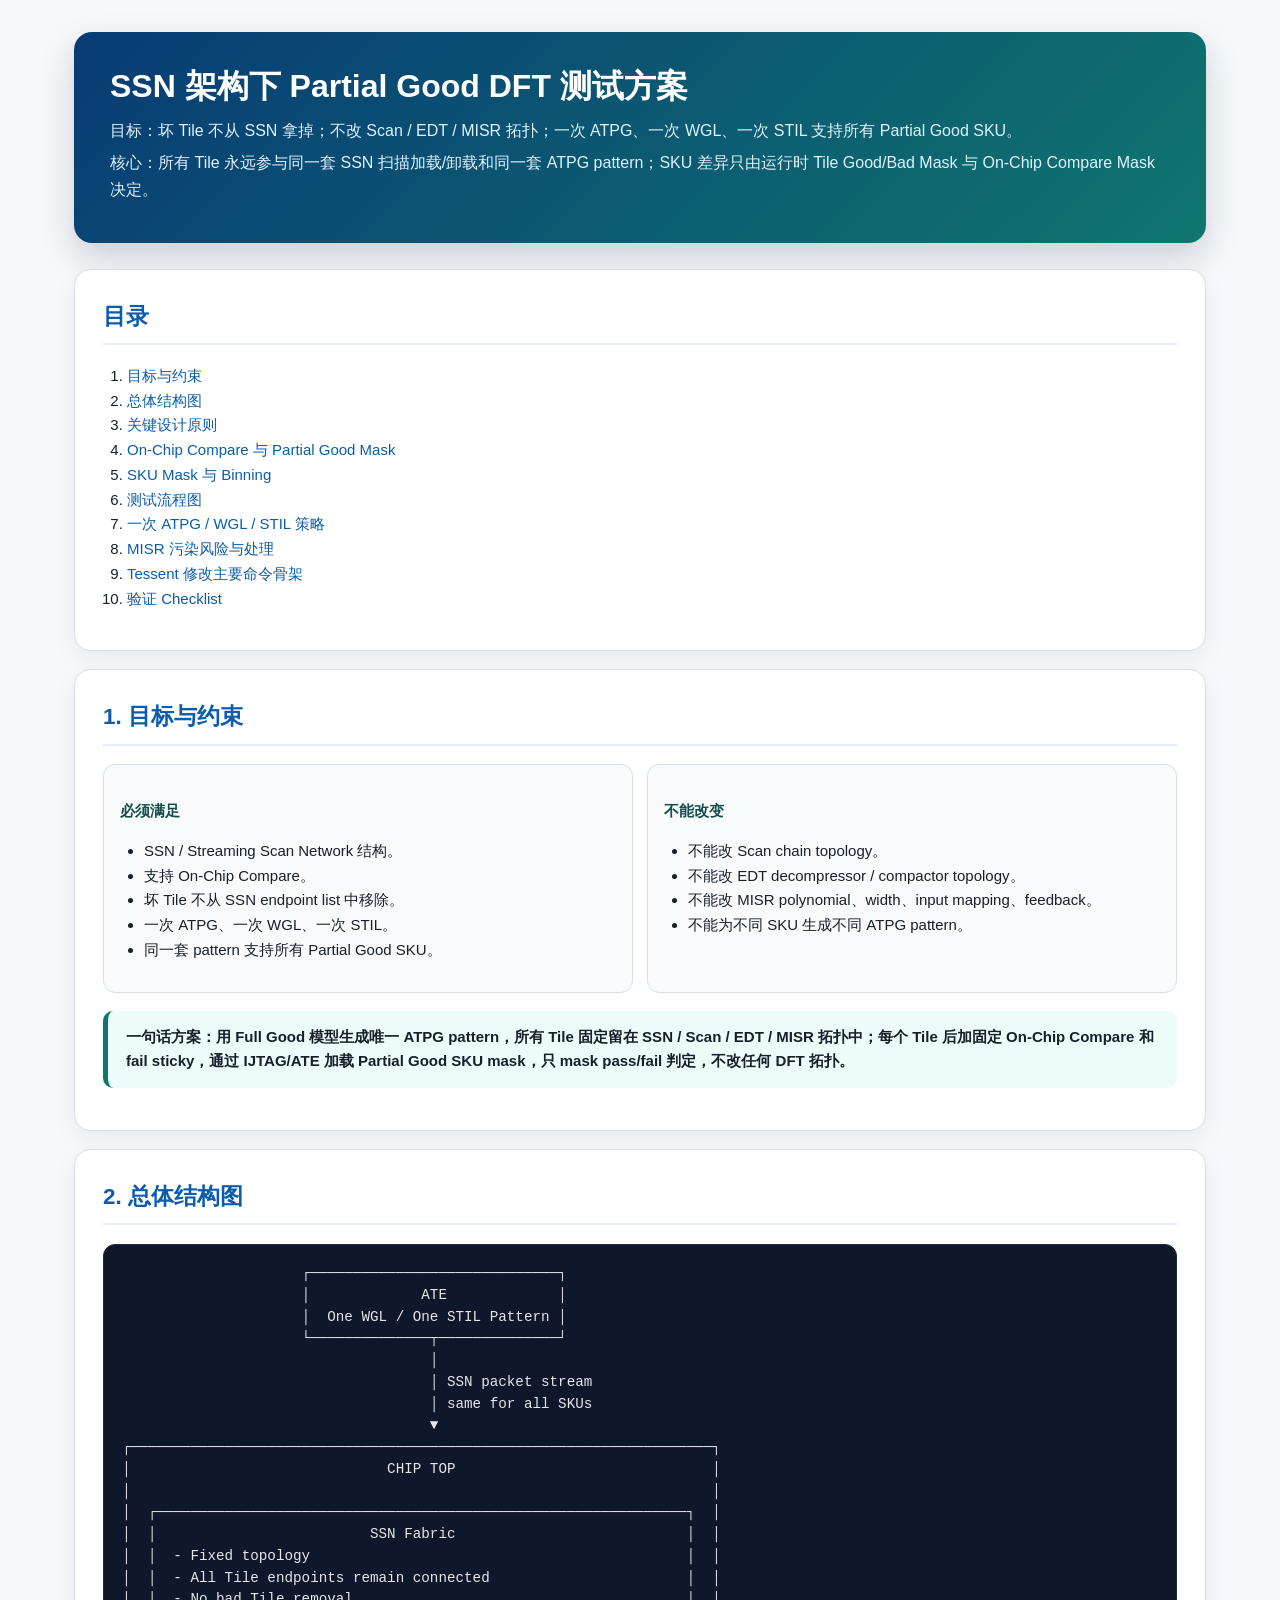
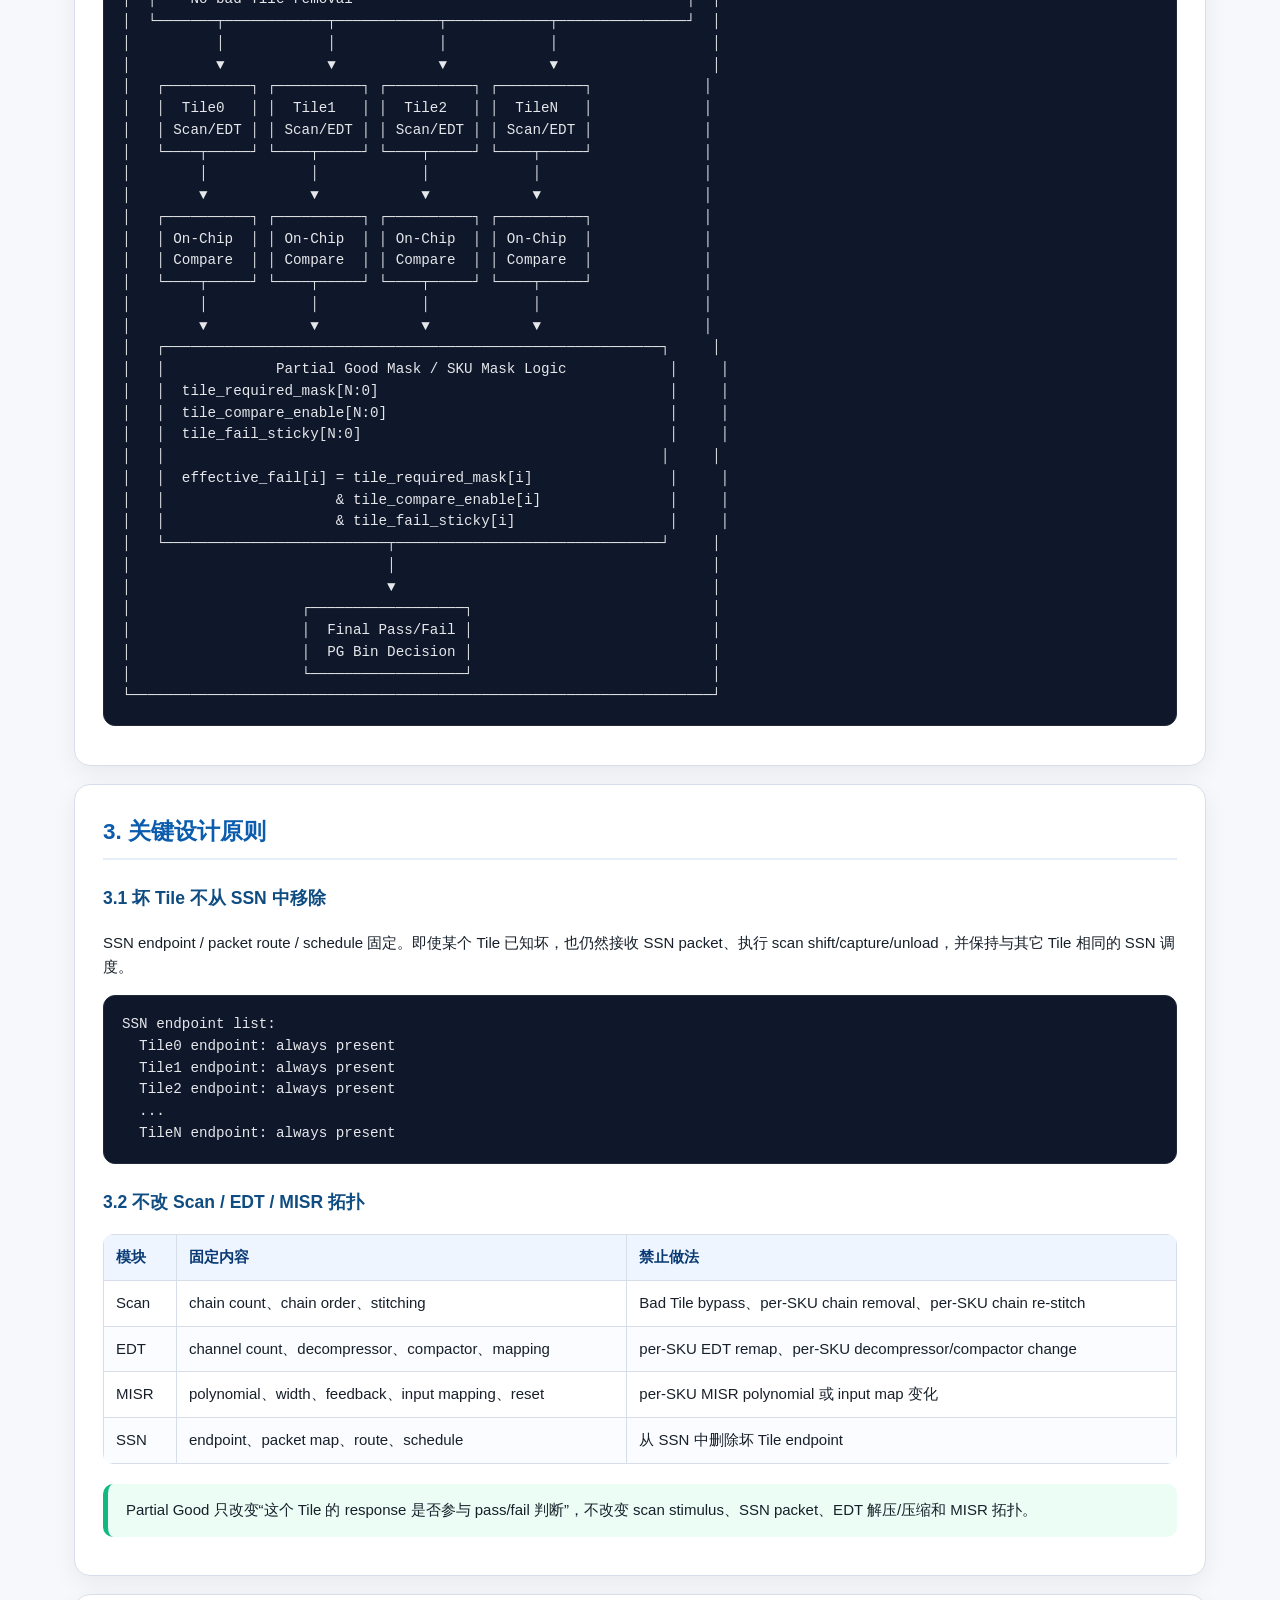
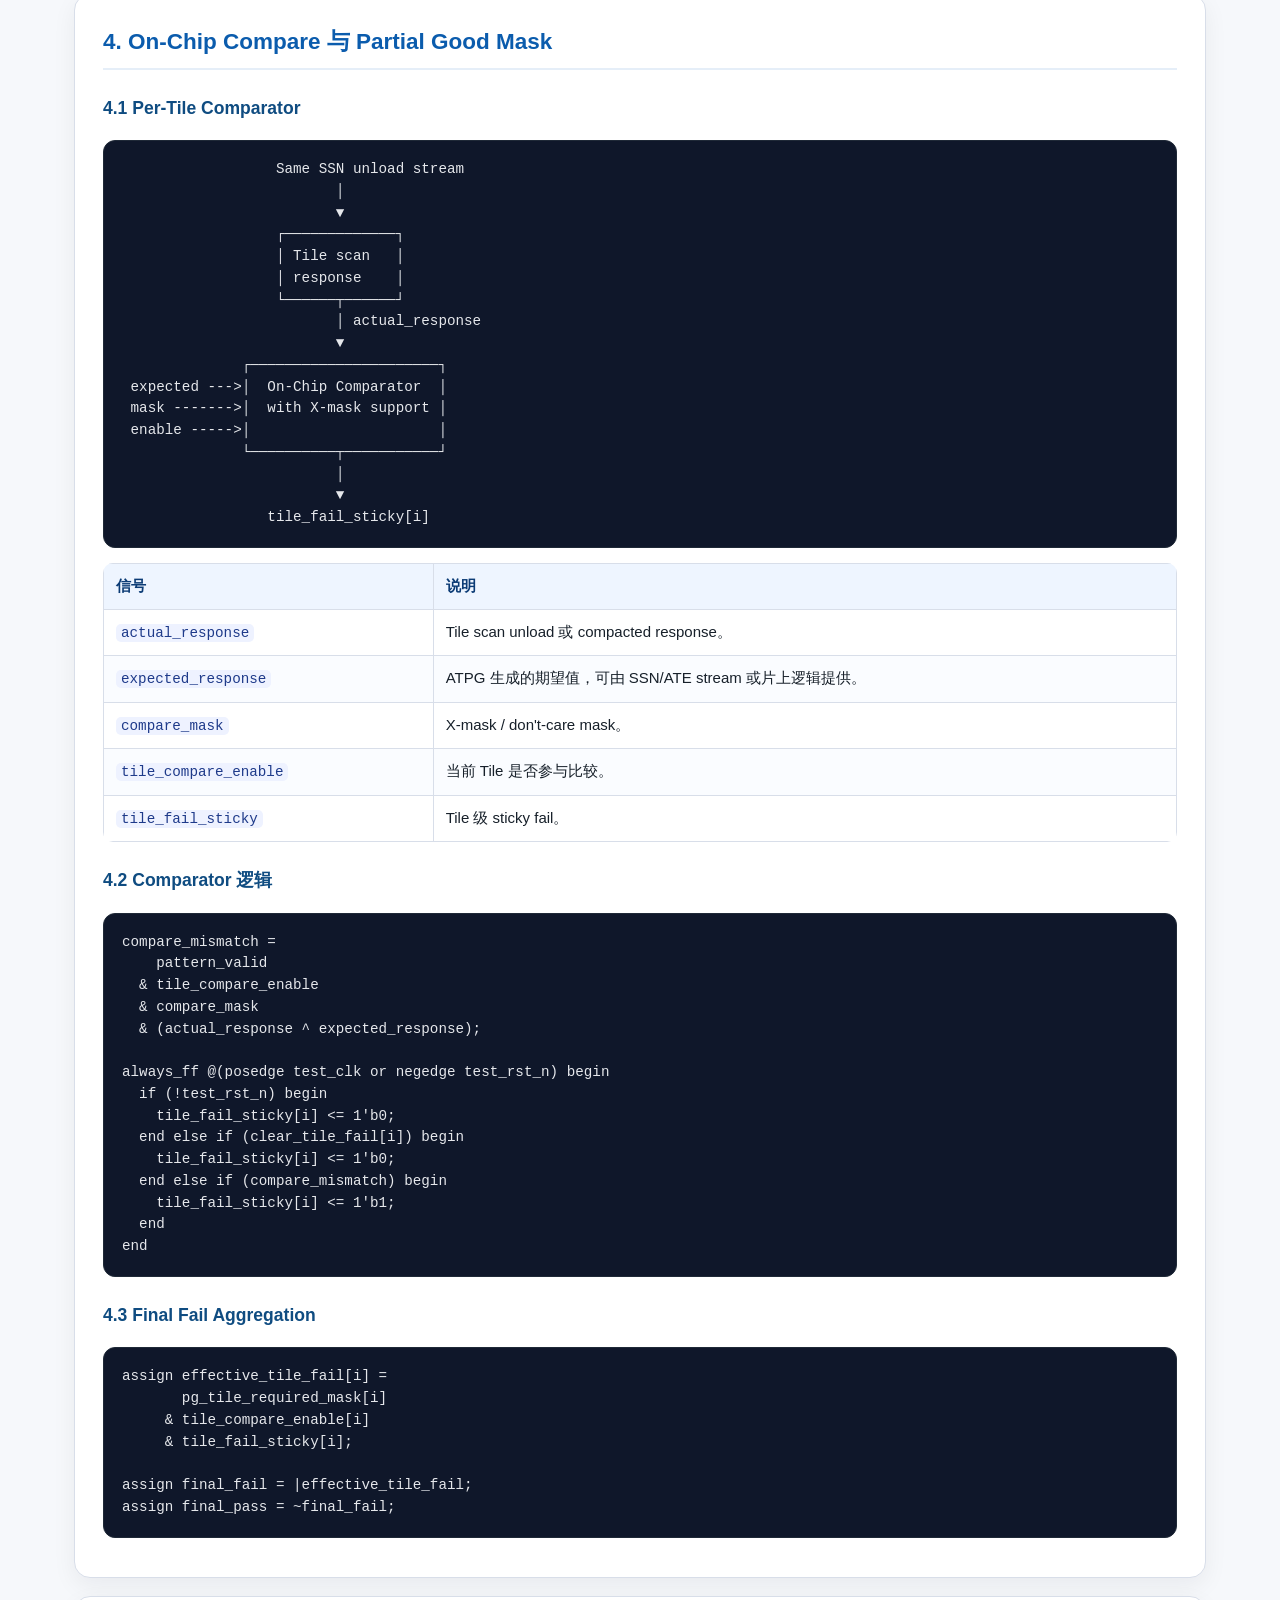
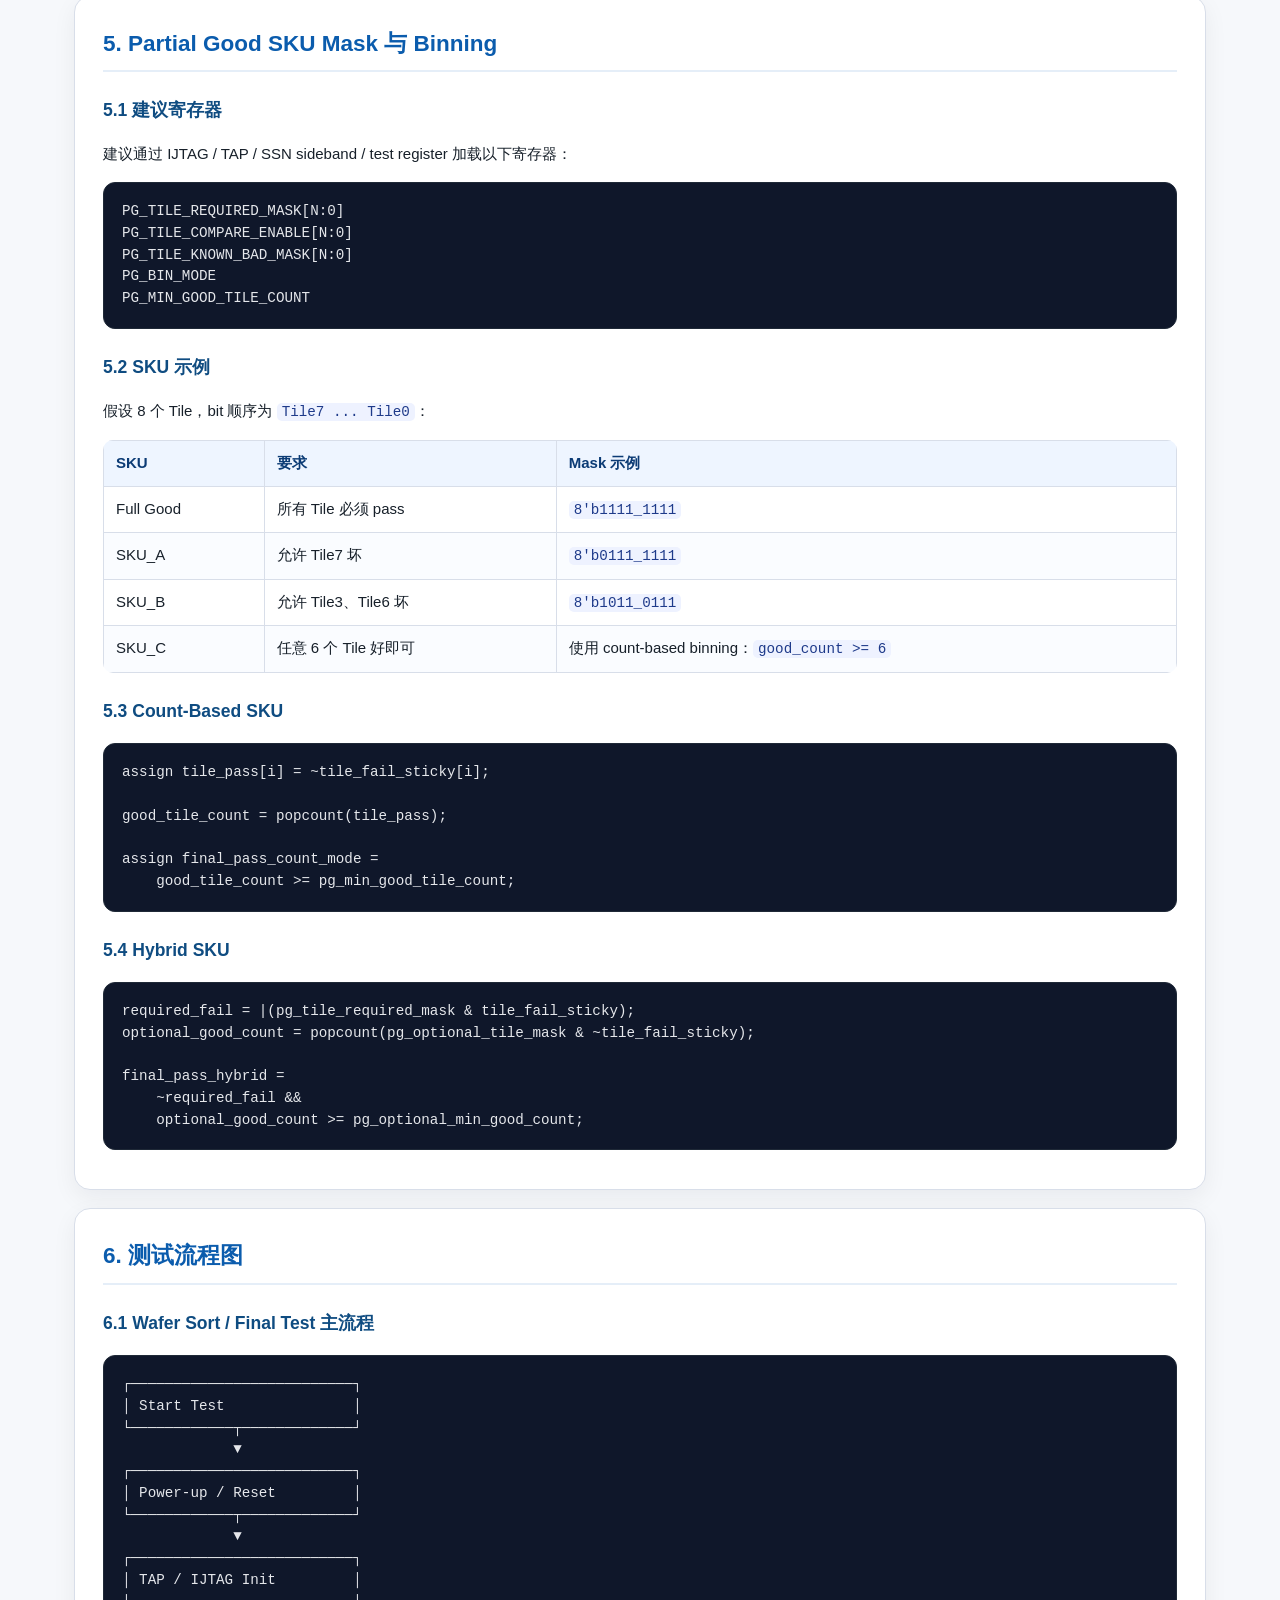
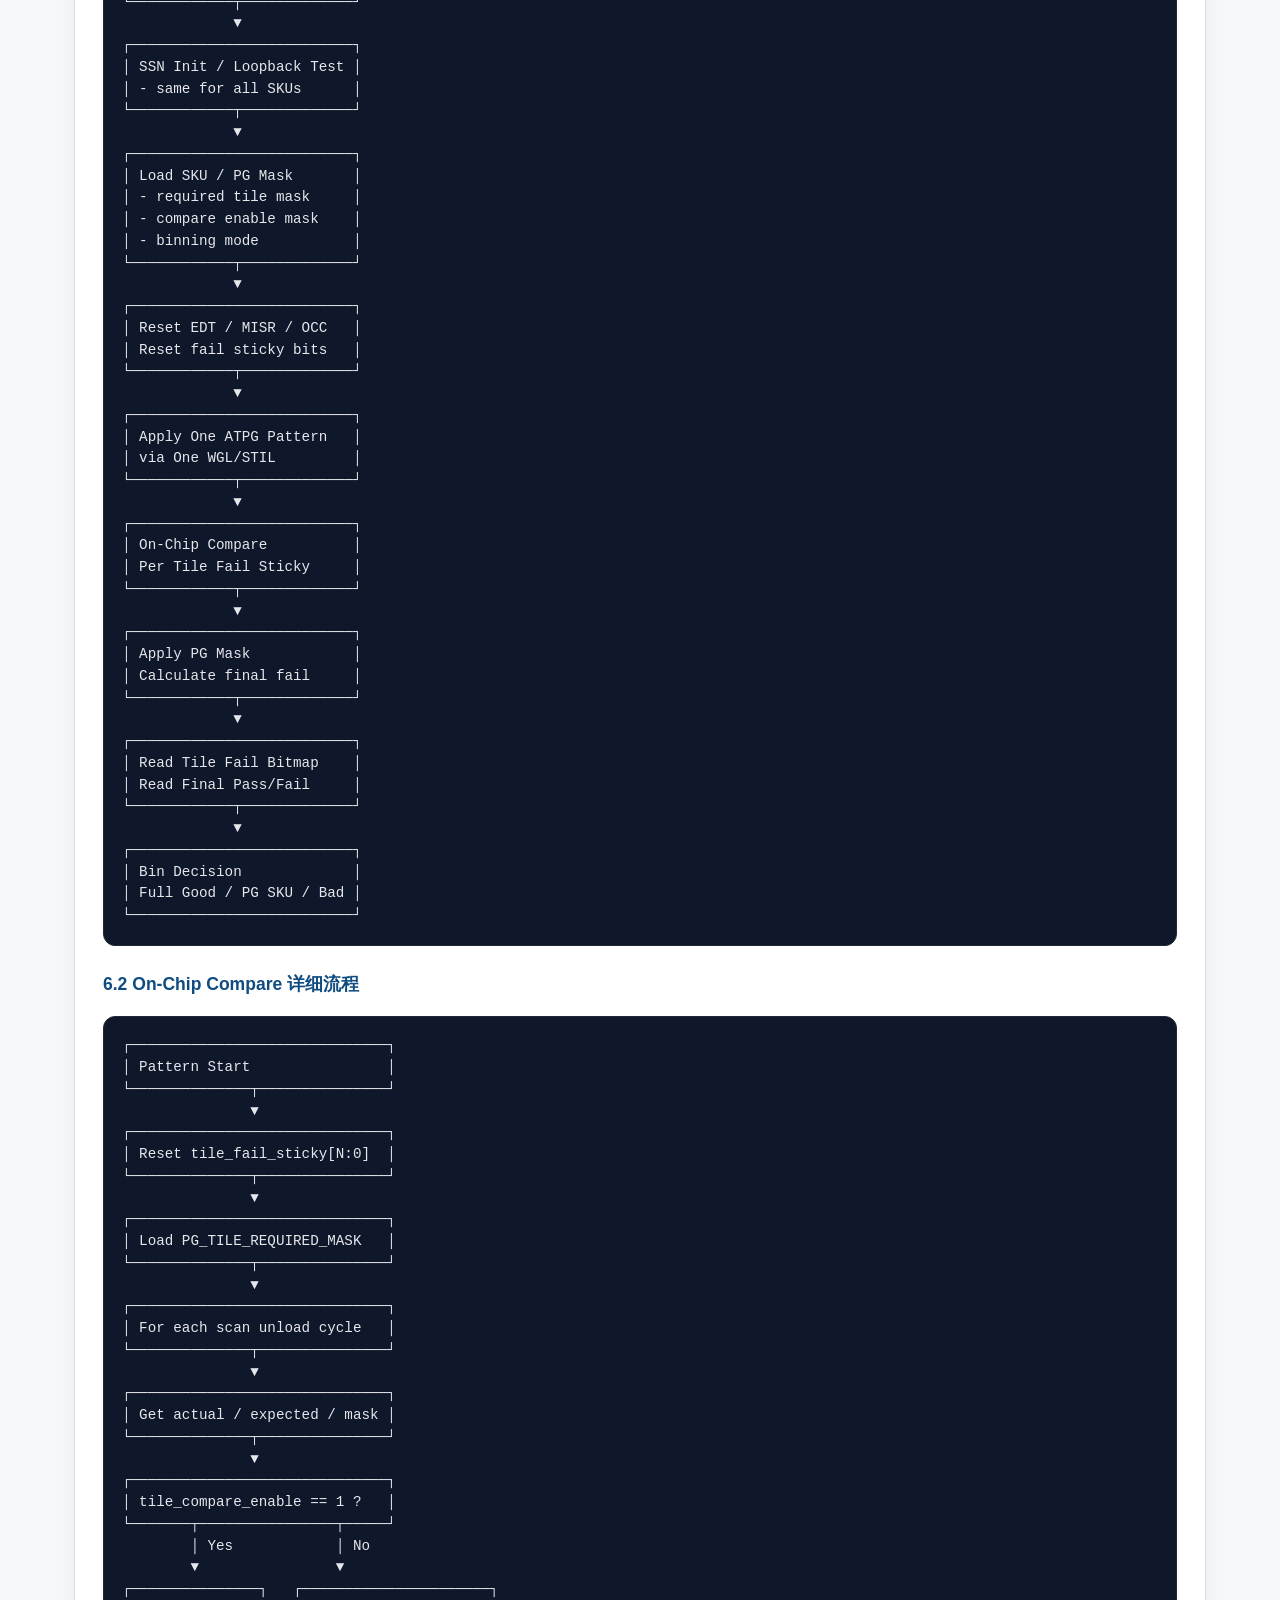
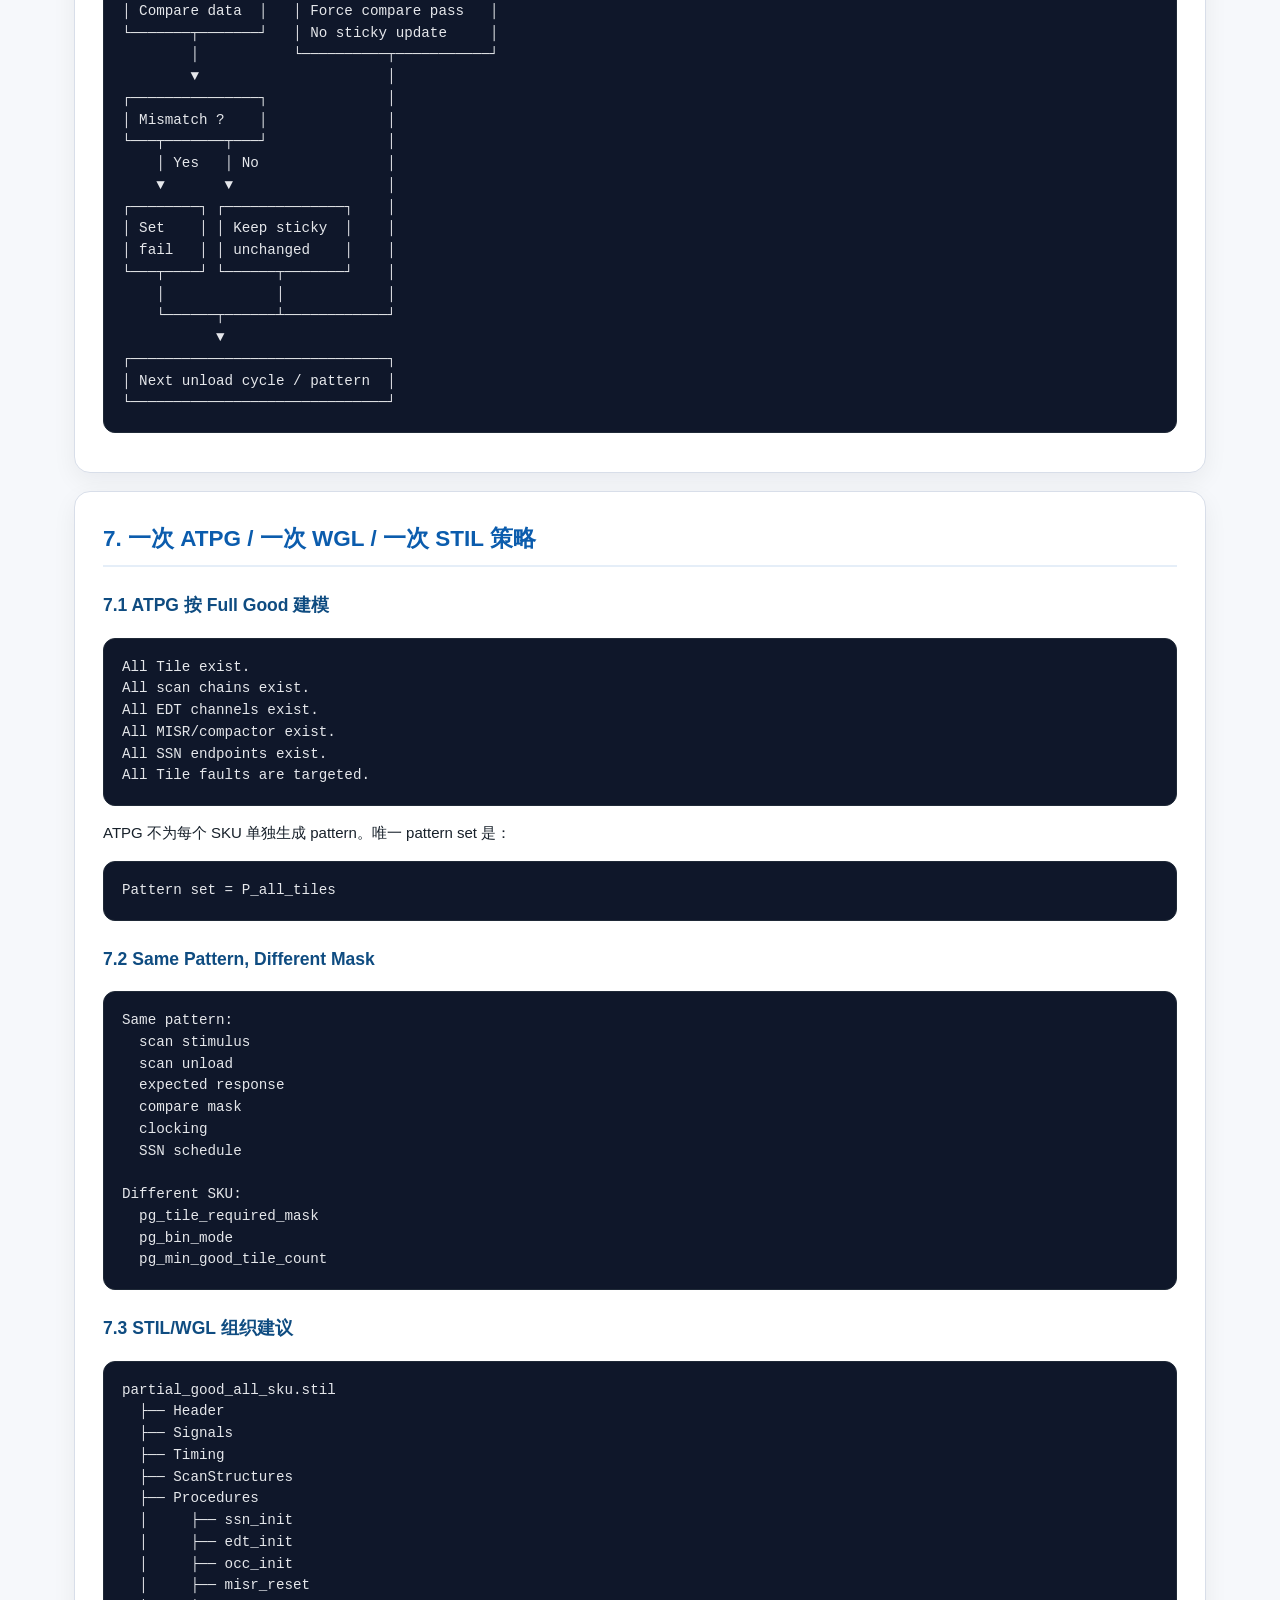
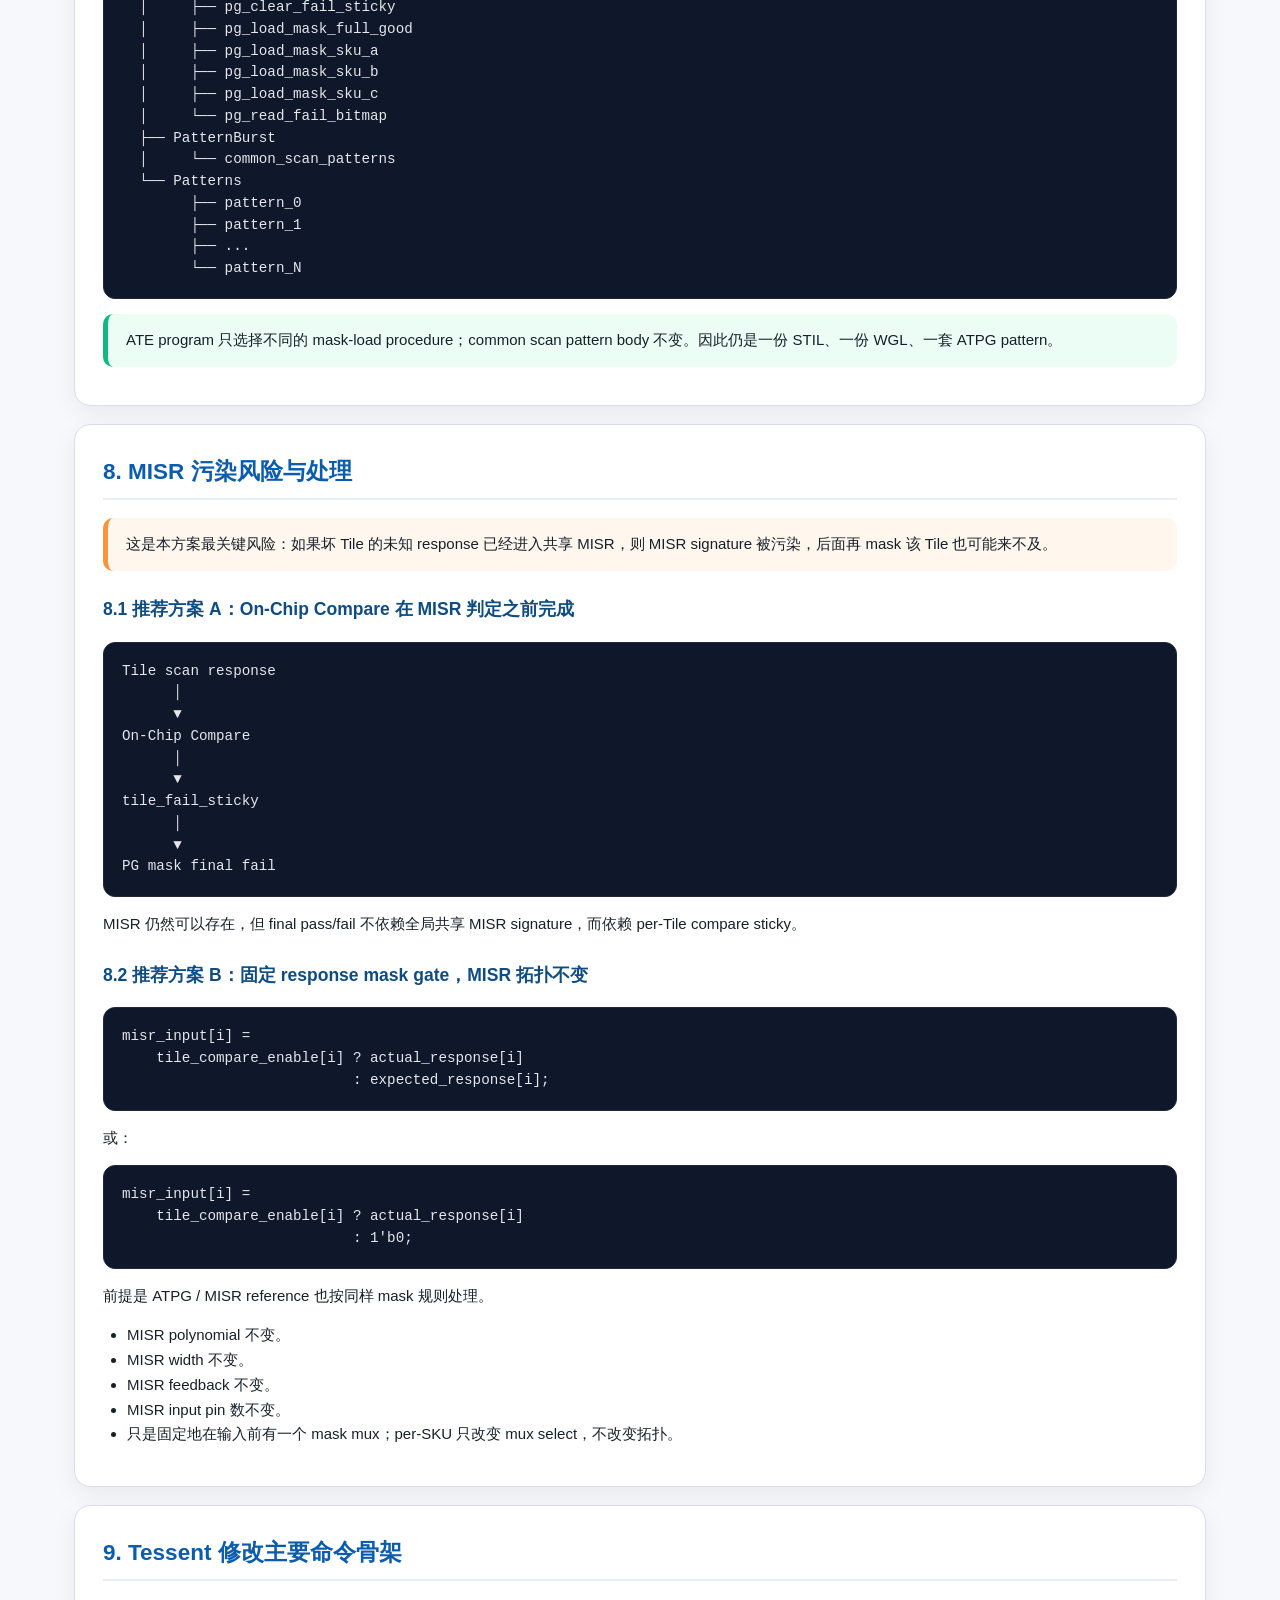
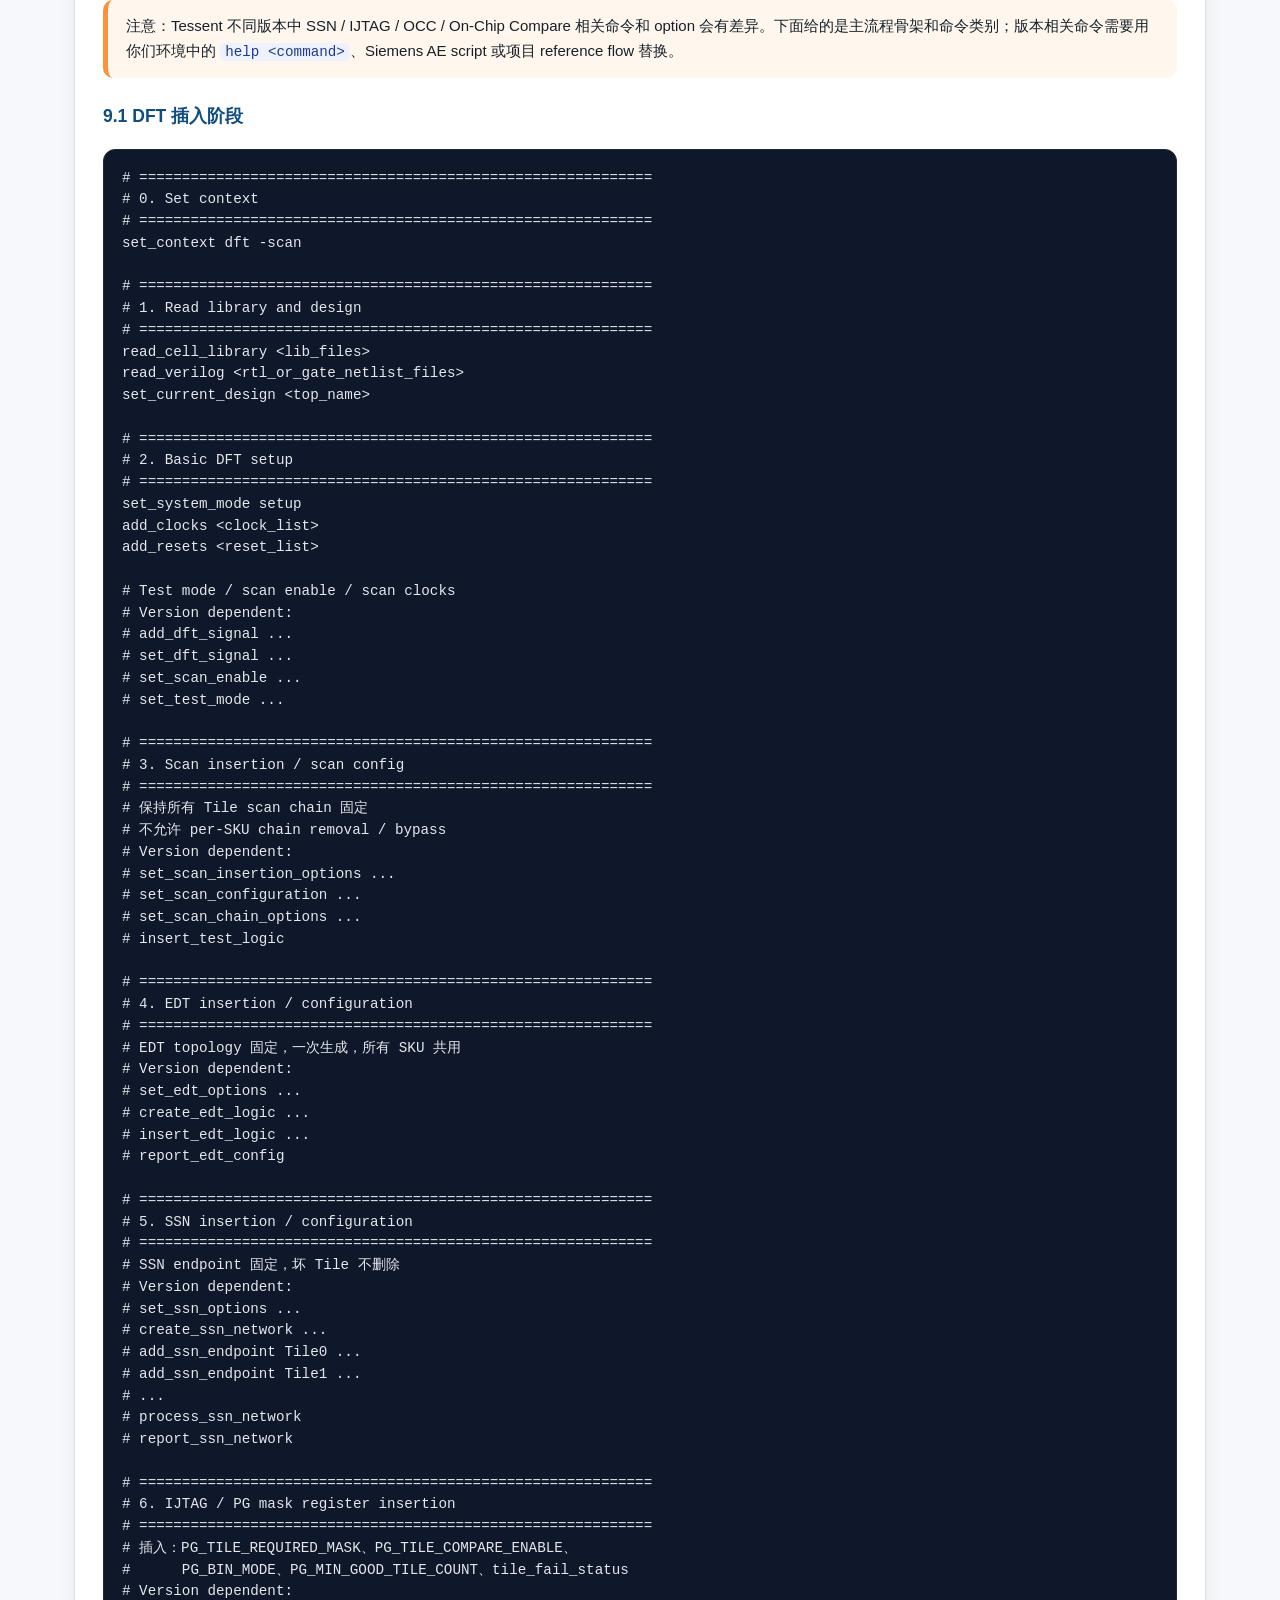
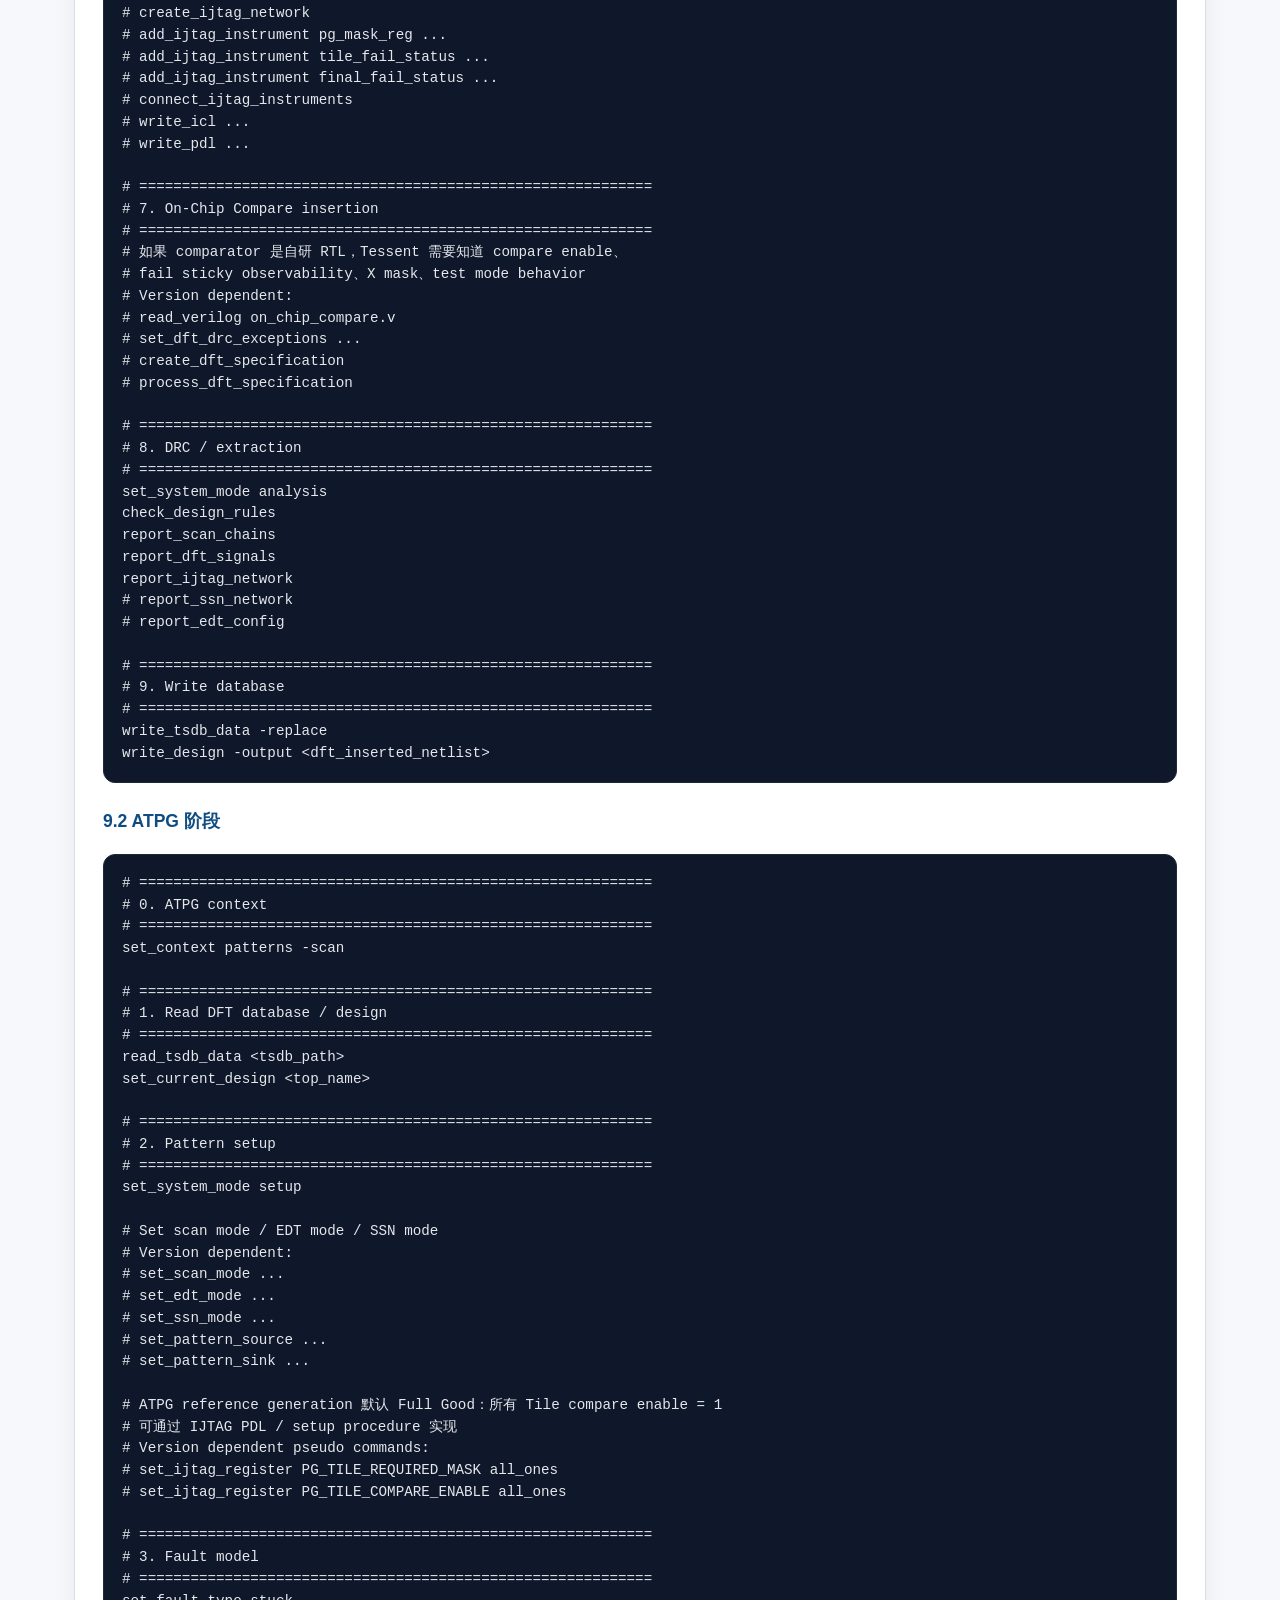
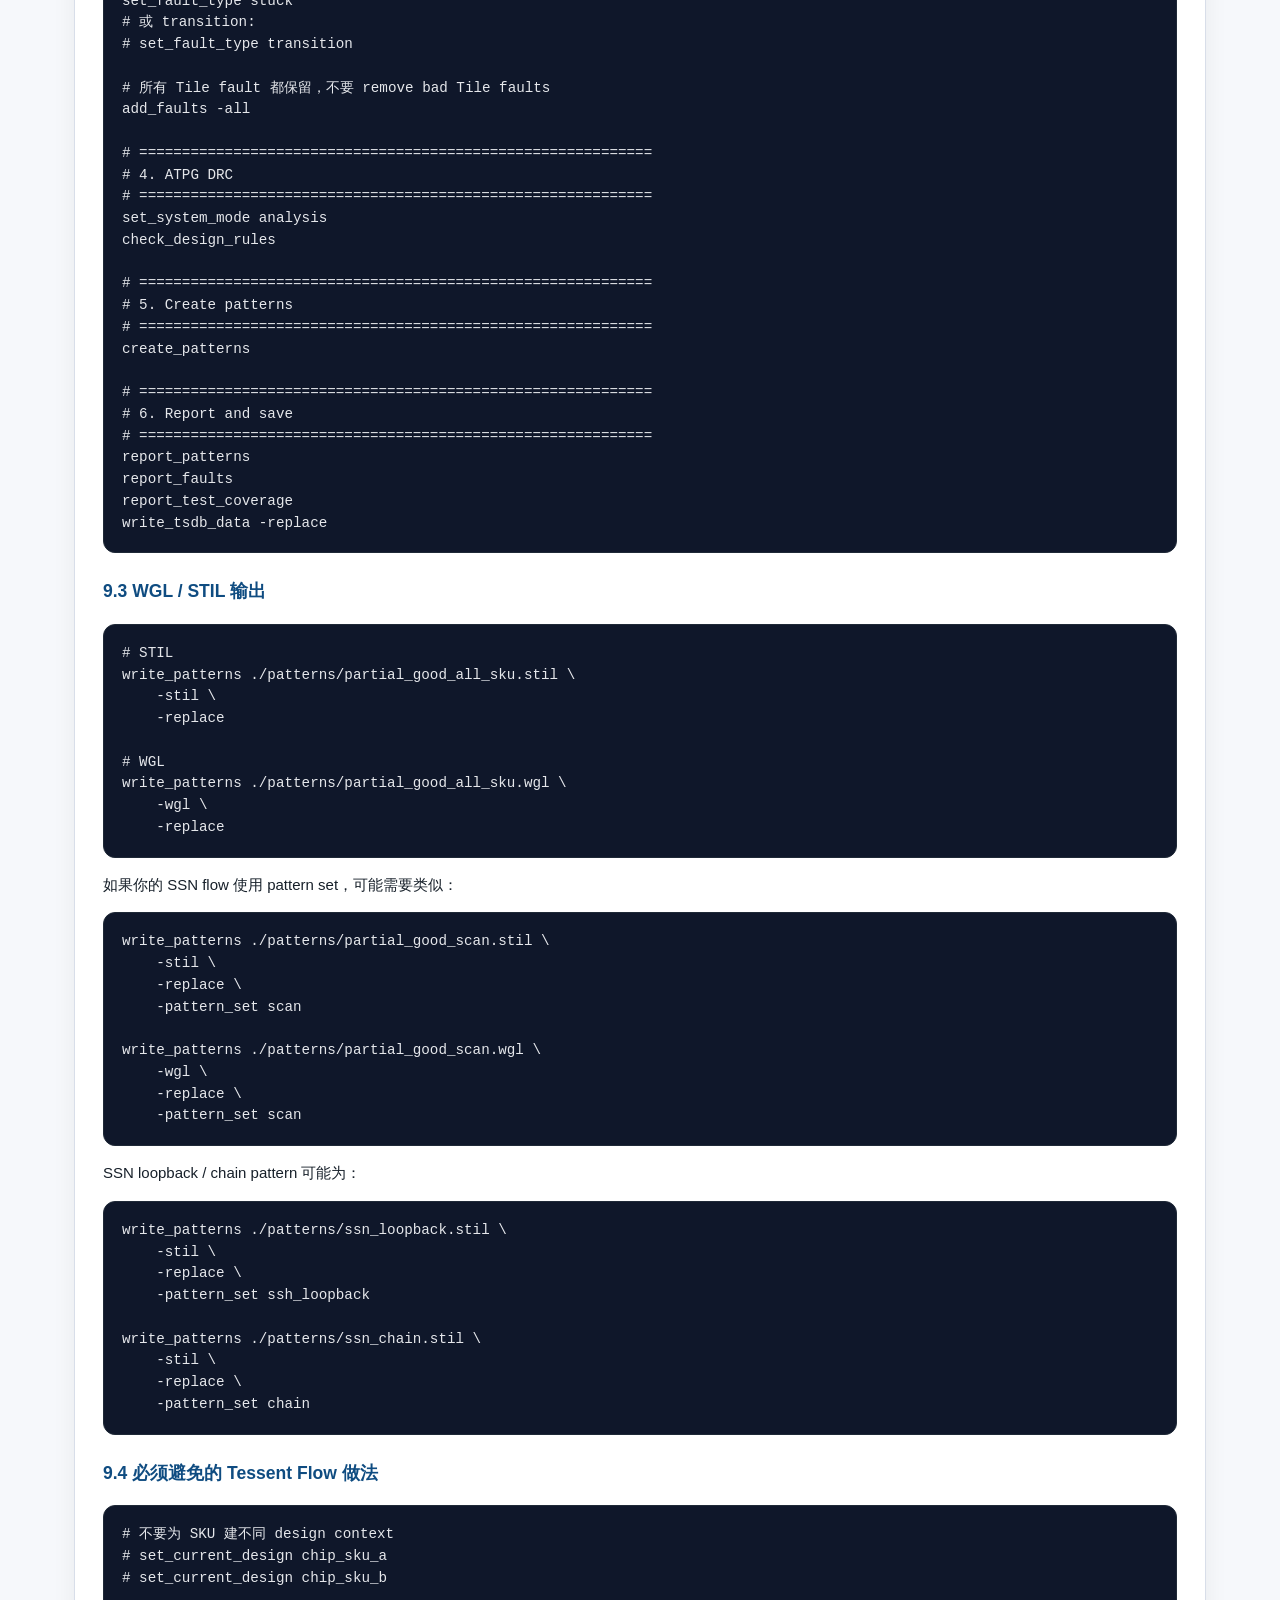
<file: partial_good_dft_plan.html>
<!doctype html>
<html lang="zh-CN">
<head>
  <meta charset="utf-8" />
  <meta name="viewport" content="width=device-width, initial-scale=1" />
  <title>SSN 架构 Partial Good DFT 测试方案</title>
  <style>
    :root {
      --bg: #f6f8fb;
      --paper: #ffffff;
      --ink: #17202a;
      --muted: #5d6d7e;
      --brand: #0b5cad;
      --brand2: #0f766e;
      --line: #d8dee9;
      --code-bg: #0f172a;
      --code-fg: #e5e7eb;
      --warn-bg: #fff7ed;
      --warn-border: #fb923c;
      --ok-bg: #ecfdf5;
      --ok-border: #10b981;
    }
    * { box-sizing: border-box; }
    body {
      margin: 0;
      background: var(--bg);
      color: var(--ink);
      font: 15px/1.65 -apple-system, BlinkMacSystemFont, "Segoe UI", Roboto, "Noto Sans CJK SC", "Microsoft YaHei", Arial, sans-serif;
    }
    .page {
      max-width: 1180px;
      margin: 0 auto;
      padding: 32px 24px 64px;
    }
    header {
      background: linear-gradient(135deg, #083b75, #0f766e);
      color: #fff;
      border-radius: 18px;
      padding: 34px 36px;
      box-shadow: 0 14px 34px rgba(15, 23, 42, .18);
      margin-bottom: 26px;
    }
    header h1 { margin: 0 0 12px; font-size: 32px; line-height: 1.25; }
    header p { margin: 6px 0; color: #e0f2fe; font-size: 16px; }
    .card {
      background: var(--paper);
      border: 1px solid var(--line);
      border-radius: 16px;
      padding: 24px 28px;
      margin: 18px 0;
      box-shadow: 0 8px 24px rgba(15, 23, 42, .06);
    }
    h2 {
      color: var(--brand);
      border-bottom: 2px solid #e5eef8;
      padding-bottom: 8px;
      margin-top: 4px;
    }
    h3 { color: #0f4c81; margin-top: 24px; }
    h4 { color: #134e4a; margin-bottom: 8px; }
    .tagline {
      border-left: 5px solid var(--brand2);
      background: #eefcf9;
      padding: 14px 18px;
      border-radius: 10px;
      font-weight: 700;
      margin: 18px 0;
    }
    .warn {
      border-left: 5px solid var(--warn-border);
      background: var(--warn-bg);
      padding: 14px 18px;
      border-radius: 10px;
      margin: 14px 0;
    }
    .ok {
      border-left: 5px solid var(--ok-border);
      background: var(--ok-bg);
      padding: 14px 18px;
      border-radius: 10px;
      margin: 14px 0;
    }
    code {
      background: #eef2ff;
      color: #1e3a8a;
      padding: 1px 5px;
      border-radius: 5px;
      font-family: Consolas, Monaco, "Courier New", monospace;
      font-size: .95em;
    }
    pre {
      background: var(--code-bg);
      color: var(--code-fg);
      padding: 18px;
      border-radius: 12px;
      overflow-x: auto;
      border: 1px solid #1f2937;
      line-height: 1.45;
    }
    pre code { background: transparent; color: inherit; padding: 0; }
    table {
      width: 100%;
      border-collapse: collapse;
      margin: 14px 0 20px;
      overflow: hidden;
      border-radius: 10px;
    }
    th, td {
      border: 1px solid var(--line);
      padding: 10px 12px;
      vertical-align: top;
    }
    th { background: #eef5ff; color: #0b3b75; text-align: left; }
    tr:nth-child(even) td { background: #fafcff; }
    ul, ol { padding-left: 24px; }
    .grid {
      display: grid;
      grid-template-columns: repeat(auto-fit, minmax(260px, 1fr));
      gap: 14px;
    }
    .mini {
      background: #f8fafc;
      border: 1px solid var(--line);
      border-radius: 12px;
      padding: 14px 16px;
    }
    .toc a { color: var(--brand); text-decoration: none; }
    .toc a:hover { text-decoration: underline; }
    .caption { color: var(--muted); font-size: 13px; margin-top: -8px; }
    footer {
      color: var(--muted);
      text-align: center;
      padding: 28px 0 0;
    }
  </style>
</head>
<body>
  <div class="page">
    <header>
      <h1>SSN 架构下 Partial Good DFT 测试方案</h1>
      <p>目标：坏 Tile 不从 SSN 拿掉；不改 Scan / EDT / MISR 拓扑；一次 ATPG、一次 WGL、一次 STIL 支持所有 Partial Good SKU。</p>
      <p>核心：所有 Tile 永远参与同一套 SSN 扫描加载/卸载和同一套 ATPG pattern；SKU 差异只由运行时 Tile Good/Bad Mask 与 On-Chip Compare Mask 决定。</p>
    </header>

    <section class="card toc">
      <h2>目录</h2>
      <ol>
        <li><a href="#goal">目标与约束</a></li>
        <li><a href="#architecture">总体结构图</a></li>
        <li><a href="#principles">关键设计原则</a></li>
        <li><a href="#compare">On-Chip Compare 与 Partial Good Mask</a></li>
        <li><a href="#sku">SKU Mask 与 Binning</a></li>
        <li><a href="#flow">测试流程图</a></li>
        <li><a href="#patterns">一次 ATPG / WGL / STIL 策略</a></li>
        <li><a href="#misr">MISR 污染风险与处理</a></li>
        <li><a href="#tessent">Tessent 修改主要命令骨架</a></li>
        <li><a href="#checklist">验证 Checklist</a></li>
      </ol>
    </section>

    <section class="card" id="goal">
      <h2>1. 目标与约束</h2>
      <div class="grid">
        <div class="mini">
          <h4>必须满足</h4>
          <ul>
            <li>SSN / Streaming Scan Network 结构。</li>
            <li>支持 On-Chip Compare。</li>
            <li>坏 Tile 不从 SSN endpoint list 中移除。</li>
            <li>一次 ATPG、一次 WGL、一次 STIL。</li>
            <li>同一套 pattern 支持所有 Partial Good SKU。</li>
          </ul>
        </div>
        <div class="mini">
          <h4>不能改变</h4>
          <ul>
            <li>不能改 Scan chain topology。</li>
            <li>不能改 EDT decompressor / compactor topology。</li>
            <li>不能改 MISR polynomial、width、input mapping、feedback。</li>
            <li>不能为不同 SKU 生成不同 ATPG pattern。</li>
          </ul>
        </div>
      </div>
      <div class="tagline">
        一句话方案：用 Full Good 模型生成唯一 ATPG pattern，所有 Tile 固定留在 SSN / Scan / EDT / MISR 拓扑中；每个 Tile 后加固定 On-Chip Compare 和 fail sticky，通过 IJTAG/ATE 加载 Partial Good SKU mask，只 mask pass/fail 判定，不改任何 DFT 拓扑。
      </div>
    </section>

    <section class="card" id="architecture">
      <h2>2. 总体结构图</h2>
      <pre><code>                     ┌─────────────────────────────┐
                     │             ATE             │
                     │  One WGL / One STIL Pattern │
                     └──────────────┬──────────────┘
                                    │
                                    │ SSN packet stream
                                    │ same for all SKUs
                                    ▼
┌────────────────────────────────────────────────────────────────────┐
│                              CHIP TOP                              │
│                                                                    │
│  ┌──────────────────────────────────────────────────────────────┐  │
│  │                         SSN Fabric                           │  │
│  │  - Fixed topology                                            │  │
│  │  - All Tile endpoints remain connected                       │  │
│  │  - No bad Tile removal                                       │  │
│  └───────┬────────────┬────────────┬────────────┬───────────────┘  │
│          │            │            │            │                  │
│          ▼            ▼            ▼            ▼                  │
│   ┌──────────┐ ┌──────────┐ ┌──────────┐ ┌──────────┐             │
│   │  Tile0   │ │  Tile1   │ │  Tile2   │ │  TileN   │             │
│   │ Scan/EDT │ │ Scan/EDT │ │ Scan/EDT │ │ Scan/EDT │             │
│   └────┬─────┘ └────┬─────┘ └────┬─────┘ └────┬─────┘             │
│        │            │            │            │                   │
│        ▼            ▼            ▼            ▼                   │
│   ┌──────────┐ ┌──────────┐ ┌──────────┐ ┌──────────┐             │
│   │ On-Chip  │ │ On-Chip  │ │ On-Chip  │ │ On-Chip  │             │
│   │ Compare  │ │ Compare  │ │ Compare  │ │ Compare  │             │
│   └────┬─────┘ └────┬─────┘ └────┬─────┘ └────┬─────┘             │
│        │            │            │            │                   │
│        ▼            ▼            ▼            ▼                   │
│   ┌──────────────────────────────────────────────────────────┐     │
│   │             Partial Good Mask / SKU Mask Logic            │     │
│   │  tile_required_mask[N:0]                                  │     │
│   │  tile_compare_enable[N:0]                                 │     │
│   │  tile_fail_sticky[N:0]                                    │     │
│   │                                                          │     │
│   │  effective_fail[i] = tile_required_mask[i]                │     │
│   │                    & tile_compare_enable[i]               │     │
│   │                    & tile_fail_sticky[i]                  │     │
│   └──────────────────────────┬───────────────────────────────┘     │
│                              │                                     │
│                              ▼                                     │
│                    ┌──────────────────┐                            │
│                    │  Final Pass/Fail │                            │
│                    │  PG Bin Decision │                            │
│                    └──────────────────┘                            │
└────────────────────────────────────────────────────────────────────┘</code></pre>
    </section>

    <section class="card" id="principles">
      <h2>3. 关键设计原则</h2>
      <h3>3.1 坏 Tile 不从 SSN 中移除</h3>
      <p>SSN endpoint / packet route / schedule 固定。即使某个 Tile 已知坏，也仍然接收 SSN packet、执行 scan shift/capture/unload，并保持与其它 Tile 相同的 SSN 调度。</p>
      <pre><code>SSN endpoint list:
  Tile0 endpoint: always present
  Tile1 endpoint: always present
  Tile2 endpoint: always present
  ...
  TileN endpoint: always present</code></pre>

      <h3>3.2 不改 Scan / EDT / MISR 拓扑</h3>
      <table>
        <thead><tr><th>模块</th><th>固定内容</th><th>禁止做法</th></tr></thead>
        <tbody>
          <tr><td>Scan</td><td>chain count、chain order、stitching</td><td>Bad Tile bypass、per-SKU chain removal、per-SKU chain re-stitch</td></tr>
          <tr><td>EDT</td><td>channel count、decompressor、compactor、mapping</td><td>per-SKU EDT remap、per-SKU decompressor/compactor change</td></tr>
          <tr><td>MISR</td><td>polynomial、width、feedback、input mapping、reset</td><td>per-SKU MISR polynomial 或 input map 变化</td></tr>
          <tr><td>SSN</td><td>endpoint、packet map、route、schedule</td><td>从 SSN 中删除坏 Tile endpoint</td></tr>
        </tbody>
      </table>

      <div class="ok">
        Partial Good 只改变“这个 Tile 的 response 是否参与 pass/fail 判断”，不改变 scan stimulus、SSN packet、EDT 解压/压缩和 MISR 拓扑。
      </div>
    </section>

    <section class="card" id="compare">
      <h2>4. On-Chip Compare 与 Partial Good Mask</h2>
      <h3>4.1 Per-Tile Comparator</h3>
      <pre><code>                  Same SSN unload stream
                         │
                         ▼
                  ┌─────────────┐
                  │ Tile scan   │
                  │ response    │
                  └──────┬──────┘
                         │ actual_response
                         ▼
              ┌──────────────────────┐
 expected --->│  On-Chip Comparator  │
 mask ------->│  with X-mask support │
 enable ----->│                      │
              └──────────┬───────────┘
                         │
                         ▼
                 tile_fail_sticky[i]</code></pre>

      <table>
        <thead><tr><th>信号</th><th>说明</th></tr></thead>
        <tbody>
          <tr><td><code>actual_response</code></td><td>Tile scan unload 或 compacted response。</td></tr>
          <tr><td><code>expected_response</code></td><td>ATPG 生成的期望值，可由 SSN/ATE stream 或片上逻辑提供。</td></tr>
          <tr><td><code>compare_mask</code></td><td>X-mask / don't-care mask。</td></tr>
          <tr><td><code>tile_compare_enable</code></td><td>当前 Tile 是否参与比较。</td></tr>
          <tr><td><code>tile_fail_sticky</code></td><td>Tile 级 sticky fail。</td></tr>
        </tbody>
      </table>

      <h3>4.2 Comparator 逻辑</h3>
      <pre><code class="language-verilog">compare_mismatch =
    pattern_valid
  & tile_compare_enable
  & compare_mask
  & (actual_response ^ expected_response);

always_ff @(posedge test_clk or negedge test_rst_n) begin
  if (!test_rst_n) begin
    tile_fail_sticky[i] <= 1'b0;
  end else if (clear_tile_fail[i]) begin
    tile_fail_sticky[i] <= 1'b0;
  end else if (compare_mismatch) begin
    tile_fail_sticky[i] <= 1'b1;
  end
end</code></pre>

      <h3>4.3 Final Fail Aggregation</h3>
      <pre><code class="language-verilog">assign effective_tile_fail[i] =
       pg_tile_required_mask[i]
     & tile_compare_enable[i]
     & tile_fail_sticky[i];

assign final_fail = |effective_tile_fail;
assign final_pass = ~final_fail;</code></pre>
    </section>

    <section class="card" id="sku">
      <h2>5. Partial Good SKU Mask 与 Binning</h2>
      <h3>5.1 建议寄存器</h3>
      <p>建议通过 IJTAG / TAP / SSN sideband / test register 加载以下寄存器：</p>
      <pre><code>PG_TILE_REQUIRED_MASK[N:0]
PG_TILE_COMPARE_ENABLE[N:0]
PG_TILE_KNOWN_BAD_MASK[N:0]
PG_BIN_MODE
PG_MIN_GOOD_TILE_COUNT</code></pre>

      <h3>5.2 SKU 示例</h3>
      <p>假设 8 个 Tile，bit 顺序为 <code>Tile7 ... Tile0</code>：</p>
      <table>
        <thead><tr><th>SKU</th><th>要求</th><th>Mask 示例</th></tr></thead>
        <tbody>
          <tr><td>Full Good</td><td>所有 Tile 必须 pass</td><td><code>8'b1111_1111</code></td></tr>
          <tr><td>SKU_A</td><td>允许 Tile7 坏</td><td><code>8'b0111_1111</code></td></tr>
          <tr><td>SKU_B</td><td>允许 Tile3、Tile6 坏</td><td><code>8'b1011_0111</code></td></tr>
          <tr><td>SKU_C</td><td>任意 6 个 Tile 好即可</td><td>使用 count-based binning：<code>good_count &gt;= 6</code></td></tr>
        </tbody>
      </table>

      <h3>5.3 Count-Based SKU</h3>
      <pre><code class="language-verilog">assign tile_pass[i] = ~tile_fail_sticky[i];

good_tile_count = popcount(tile_pass);

assign final_pass_count_mode =
    good_tile_count >= pg_min_good_tile_count;</code></pre>

      <h3>5.4 Hybrid SKU</h3>
      <pre><code class="language-verilog">required_fail = |(pg_tile_required_mask & tile_fail_sticky);
optional_good_count = popcount(pg_optional_tile_mask & ~tile_fail_sticky);

final_pass_hybrid =
    ~required_fail &&
    optional_good_count >= pg_optional_min_good_count;</code></pre>
    </section>

    <section class="card" id="flow">
      <h2>6. 测试流程图</h2>
      <h3>6.1 Wafer Sort / Final Test 主流程</h3>
      <pre><code>┌──────────────────────────┐
│ Start Test               │
└────────────┬─────────────┘
             ▼
┌──────────────────────────┐
│ Power-up / Reset         │
└────────────┬─────────────┘
             ▼
┌──────────────────────────┐
│ TAP / IJTAG Init         │
└────────────┬─────────────┘
             ▼
┌──────────────────────────┐
│ SSN Init / Loopback Test │
│ - same for all SKUs      │
└────────────┬─────────────┘
             ▼
┌──────────────────────────┐
│ Load SKU / PG Mask       │
│ - required tile mask     │
│ - compare enable mask    │
│ - binning mode           │
└────────────┬─────────────┘
             ▼
┌──────────────────────────┐
│ Reset EDT / MISR / OCC   │
│ Reset fail sticky bits   │
└────────────┬─────────────┘
             ▼
┌──────────────────────────┐
│ Apply One ATPG Pattern   │
│ via One WGL/STIL         │
└────────────┬─────────────┘
             ▼
┌──────────────────────────┐
│ On-Chip Compare          │
│ Per Tile Fail Sticky     │
└────────────┬─────────────┘
             ▼
┌──────────────────────────┐
│ Apply PG Mask            │
│ Calculate final fail     │
└────────────┬─────────────┘
             ▼
┌──────────────────────────┐
│ Read Tile Fail Bitmap    │
│ Read Final Pass/Fail     │
└────────────┬─────────────┘
             ▼
┌──────────────────────────┐
│ Bin Decision             │
│ Full Good / PG SKU / Bad │
└──────────────────────────┘</code></pre>

      <h3>6.2 On-Chip Compare 详细流程</h3>
      <pre><code>┌──────────────────────────────┐
│ Pattern Start                │
└──────────────┬───────────────┘
               ▼
┌──────────────────────────────┐
│ Reset tile_fail_sticky[N:0]  │
└──────────────┬───────────────┘
               ▼
┌──────────────────────────────┐
│ Load PG_TILE_REQUIRED_MASK   │
└──────────────┬───────────────┘
               ▼
┌──────────────────────────────┐
│ For each scan unload cycle   │
└──────────────┬───────────────┘
               ▼
┌──────────────────────────────┐
│ Get actual / expected / mask │
└──────────────┬───────────────┘
               ▼
┌──────────────────────────────┐
│ tile_compare_enable == 1 ?   │
└───────┬────────────────┬─────┘
        │ Yes            │ No
        ▼                ▼
┌───────────────┐   ┌──────────────────────┐
│ Compare data  │   │ Force compare pass   │
└───────┬───────┘   │ No sticky update     │
        │           └──────────┬───────────┘
        ▼                      │
┌───────────────┐              │
│ Mismatch ?    │              │
└───┬───────┬───┘              │
    │ Yes   │ No               │
    ▼       ▼                  │
┌────────┐ ┌──────────────┐    │
│ Set    │ │ Keep sticky  │    │
│ fail   │ │ unchanged    │    │
└───┬────┘ └──────┬───────┘    │
    │             │            │
    └──────┬──────┴────────────┘
           ▼
┌──────────────────────────────┐
│ Next unload cycle / pattern  │
└──────────────────────────────┘</code></pre>
    </section>

    <section class="card" id="patterns">
      <h2>7. 一次 ATPG / 一次 WGL / 一次 STIL 策略</h2>
      <h3>7.1 ATPG 按 Full Good 建模</h3>
      <pre><code>All Tile exist.
All scan chains exist.
All EDT channels exist.
All MISR/compactor exist.
All SSN endpoints exist.
All Tile faults are targeted.</code></pre>
      <p>ATPG 不为每个 SKU 单独生成 pattern。唯一 pattern set 是：</p>
      <pre><code>Pattern set = P_all_tiles</code></pre>

      <h3>7.2 Same Pattern, Different Mask</h3>
      <pre><code>Same pattern:
  scan stimulus
  scan unload
  expected response
  compare mask
  clocking
  SSN schedule

Different SKU:
  pg_tile_required_mask
  pg_bin_mode
  pg_min_good_tile_count</code></pre>

      <h3>7.3 STIL/WGL 组织建议</h3>
      <pre><code>partial_good_all_sku.stil
  ├── Header
  ├── Signals
  ├── Timing
  ├── ScanStructures
  ├── Procedures
  │     ├── ssn_init
  │     ├── edt_init
  │     ├── occ_init
  │     ├── misr_reset
  │     ├── pg_clear_fail_sticky
  │     ├── pg_load_mask_full_good
  │     ├── pg_load_mask_sku_a
  │     ├── pg_load_mask_sku_b
  │     ├── pg_load_mask_sku_c
  │     └── pg_read_fail_bitmap
  ├── PatternBurst
  │     └── common_scan_patterns
  └── Patterns
        ├── pattern_0
        ├── pattern_1
        ├── ...
        └── pattern_N</code></pre>

      <div class="ok">
        ATE program 只选择不同的 mask-load procedure；common scan pattern body 不变。因此仍是一份 STIL、一份 WGL、一套 ATPG pattern。
      </div>
    </section>

    <section class="card" id="misr">
      <h2>8. MISR 污染风险与处理</h2>
      <div class="warn">
        这是本方案最关键风险：如果坏 Tile 的未知 response 已经进入共享 MISR，则 MISR signature 被污染，后面再 mask 该 Tile 也可能来不及。
      </div>

      <h3>8.1 推荐方案 A：On-Chip Compare 在 MISR 判定之前完成</h3>
      <pre><code>Tile scan response
      │
      ▼
On-Chip Compare
      │
      ▼
tile_fail_sticky
      │
      ▼
PG mask final fail</code></pre>
      <p>MISR 仍然可以存在，但 final pass/fail 不依赖全局共享 MISR signature，而依赖 per-Tile compare sticky。</p>

      <h3>8.2 推荐方案 B：固定 response mask gate，MISR 拓扑不变</h3>
      <pre><code class="language-verilog">misr_input[i] =
    tile_compare_enable[i] ? actual_response[i]
                           : expected_response[i];</code></pre>
      <p>或：</p>
      <pre><code class="language-verilog">misr_input[i] =
    tile_compare_enable[i] ? actual_response[i]
                           : 1'b0;</code></pre>
      <p>前提是 ATPG / MISR reference 也按同样 mask 规则处理。</p>
      <ul>
        <li>MISR polynomial 不变。</li>
        <li>MISR width 不变。</li>
        <li>MISR feedback 不变。</li>
        <li>MISR input pin 数不变。</li>
        <li>只是固定地在输入前有一个 mask mux；per-SKU 只改变 mux select，不改变拓扑。</li>
      </ul>
    </section>

    <section class="card" id="tessent">
      <h2>9. Tessent 修改主要命令骨架</h2>
      <div class="warn">
        注意：Tessent 不同版本中 SSN / IJTAG / OCC / On-Chip Compare 相关命令和 option 会有差异。下面给的是主流程骨架和命令类别；版本相关命令需要用你们环境中的 <code>help &lt;command&gt;</code>、Siemens AE script 或项目 reference flow 替换。
      </div>

      <h3>9.1 DFT 插入阶段</h3>
      <pre><code class="language-tcl"># ============================================================
# 0. Set context
# ============================================================
set_context dft -scan

# ============================================================
# 1. Read library and design
# ============================================================
read_cell_library &lt;lib_files&gt;
read_verilog &lt;rtl_or_gate_netlist_files&gt;
set_current_design &lt;top_name&gt;

# ============================================================
# 2. Basic DFT setup
# ============================================================
set_system_mode setup
add_clocks &lt;clock_list&gt;
add_resets &lt;reset_list&gt;

# Test mode / scan enable / scan clocks
# Version dependent:
# add_dft_signal ...
# set_dft_signal ...
# set_scan_enable ...
# set_test_mode ...

# ============================================================
# 3. Scan insertion / scan config
# ============================================================
# 保持所有 Tile scan chain 固定
# 不允许 per-SKU chain removal / bypass
# Version dependent:
# set_scan_insertion_options ...
# set_scan_configuration ...
# set_scan_chain_options ...
# insert_test_logic

# ============================================================
# 4. EDT insertion / configuration
# ============================================================
# EDT topology 固定，一次生成，所有 SKU 共用
# Version dependent:
# set_edt_options ...
# create_edt_logic ...
# insert_edt_logic ...
# report_edt_config

# ============================================================
# 5. SSN insertion / configuration
# ============================================================
# SSN endpoint 固定，坏 Tile 不删除
# Version dependent:
# set_ssn_options ...
# create_ssn_network ...
# add_ssn_endpoint Tile0 ...
# add_ssn_endpoint Tile1 ...
# ...
# process_ssn_network
# report_ssn_network

# ============================================================
# 6. IJTAG / PG mask register insertion
# ============================================================
# 插入：PG_TILE_REQUIRED_MASK、PG_TILE_COMPARE_ENABLE、
#      PG_BIN_MODE、PG_MIN_GOOD_TILE_COUNT、tile_fail_status
# Version dependent:
# create_ijtag_network
# add_ijtag_instrument pg_mask_reg ...
# add_ijtag_instrument tile_fail_status ...
# add_ijtag_instrument final_fail_status ...
# connect_ijtag_instruments
# write_icl ...
# write_pdl ...

# ============================================================
# 7. On-Chip Compare insertion
# ============================================================
# 如果 comparator 是自研 RTL，Tessent 需要知道 compare enable、
# fail sticky observability、X mask、test mode behavior
# Version dependent:
# read_verilog on_chip_compare.v
# set_dft_drc_exceptions ...
# create_dft_specification
# process_dft_specification

# ============================================================
# 8. DRC / extraction
# ============================================================
set_system_mode analysis
check_design_rules
report_scan_chains
report_dft_signals
report_ijtag_network
# report_ssn_network
# report_edt_config

# ============================================================
# 9. Write database
# ============================================================
write_tsdb_data -replace
write_design -output &lt;dft_inserted_netlist&gt;</code></pre>

      <h3>9.2 ATPG 阶段</h3>
      <pre><code class="language-tcl"># ============================================================
# 0. ATPG context
# ============================================================
set_context patterns -scan

# ============================================================
# 1. Read DFT database / design
# ============================================================
read_tsdb_data &lt;tsdb_path&gt;
set_current_design &lt;top_name&gt;

# ============================================================
# 2. Pattern setup
# ============================================================
set_system_mode setup

# Set scan mode / EDT mode / SSN mode
# Version dependent:
# set_scan_mode ...
# set_edt_mode ...
# set_ssn_mode ...
# set_pattern_source ...
# set_pattern_sink ...

# ATPG reference generation 默认 Full Good：所有 Tile compare enable = 1
# 可通过 IJTAG PDL / setup procedure 实现
# Version dependent pseudo commands:
# set_ijtag_register PG_TILE_REQUIRED_MASK all_ones
# set_ijtag_register PG_TILE_COMPARE_ENABLE all_ones

# ============================================================
# 3. Fault model
# ============================================================
set_fault_type stuck
# 或 transition:
# set_fault_type transition

# 所有 Tile fault 都保留，不要 remove bad Tile faults
add_faults -all

# ============================================================
# 4. ATPG DRC
# ============================================================
set_system_mode analysis
check_design_rules

# ============================================================
# 5. Create patterns
# ============================================================
create_patterns

# ============================================================
# 6. Report and save
# ============================================================
report_patterns
report_faults
report_test_coverage
write_tsdb_data -replace</code></pre>

      <h3>9.3 WGL / STIL 输出</h3>
      <pre><code class="language-tcl"># STIL
write_patterns ./patterns/partial_good_all_sku.stil \
    -stil \
    -replace

# WGL
write_patterns ./patterns/partial_good_all_sku.wgl \
    -wgl \
    -replace</code></pre>

      <p>如果你的 SSN flow 使用 pattern set，可能需要类似：</p>
      <pre><code class="language-tcl">write_patterns ./patterns/partial_good_scan.stil \
    -stil \
    -replace \
    -pattern_set scan

write_patterns ./patterns/partial_good_scan.wgl \
    -wgl \
    -replace \
    -pattern_set scan</code></pre>

      <p>SSN loopback / chain pattern 可能为：</p>
      <pre><code class="language-tcl">write_patterns ./patterns/ssn_loopback.stil \
    -stil \
    -replace \
    -pattern_set ssh_loopback

write_patterns ./patterns/ssn_chain.stil \
    -stil \
    -replace \
    -pattern_set chain</code></pre>

      <h3>9.4 必须避免的 Tessent Flow 做法</h3>
      <pre><code class="language-tcl"># 不要为 SKU 建不同 design context
# set_current_design chip_sku_a
# set_current_design chip_sku_b

# 不要为 Partial Good 移除坏 Tile faults
# remove_faults -of_instances Tile7

# 不要生成 per-SKU scan/EDT/SSN topology
# 不要 per-SKU retarget SSN endpoint list</code></pre>
    </section>

    <section class="card" id="checklist">
      <h2>10. 验证 Checklist</h2>
      <h3>10.1 拓扑一致性检查</h3>
      <ul>
        <li>Scan chain count / order 在所有 SKU 完全一致。</li>
        <li>EDT channel count、decompressor、compactor、mapping 完全一致。</li>
        <li>SSN endpoint list、packet route、schedule 完全一致。</li>
        <li>MISR polynomial、width、input mapping、reset sequence 完全一致。</li>
        <li>ATPG pattern set、WGL、STIL 唯一。</li>
      </ul>

      <h3>10.2 Mask 功能仿真</h3>
      <table>
        <thead><tr><th>Case</th><th>条件</th><th>预期</th></tr></thead>
        <tbody>
          <tr><td>1</td><td>Tile i good，mask = 1</td><td>Final pass</td></tr>
          <tr><td>2</td><td>Tile i bad，mask = 1</td><td>Final fail</td></tr>
          <tr><td>3</td><td>Tile i bad，mask = 0，其它 required Tile pass</td><td>Final pass</td></tr>
          <tr><td>4</td><td>多个 Tile bad，部分 masked，部分 unmasked</td><td>只有 unmasked bad Tile 导致 fail</td></tr>
        </tbody>
      </table>

      <h3>10.3 需要和 Siemens AE / 内部 DFT Owner 确认</h3>
      <ol>
        <li>On-Chip Compare expected data 来源：从 ATE/SSN stream 送，还是片上生成？</li>
        <li>MISR 是否参与最终 pass/fail；如果参与，坏 Tile response 是否会污染 signature？</li>
        <li>SSN pattern export 是否支持 compare annotation、expected/mask/endpoint mapping。</li>
        <li>IJTAG PDL 是否被合入 WGL/STIL，PG mask load sequence 是否可由 ATE 选择。</li>
        <li>Partial Good binning 在片上做，还是由 ATE 根据 tile fail bitmap 做。</li>
        <li>ATPG 是否对所有 Tile fault 一次性 target，且没有 per-SKU fault removal。</li>
      </ol>

      <div class="tagline">
        最推荐落地方式：片上只产生 tile_fail_bitmap / good_count / optional final_fail；ATE 根据 bitmap 做 SKU binning。这样一套 pattern 覆盖全部 Tile，Partial Good 规则可在 ATE 侧灵活调整。
      </div>
    </section>

    <footer>
      Generated for SSN Partial Good DFT planning. 文件可直接用浏览器打开查看。
    </footer>
  </div>
</body>
</html>
</file>
